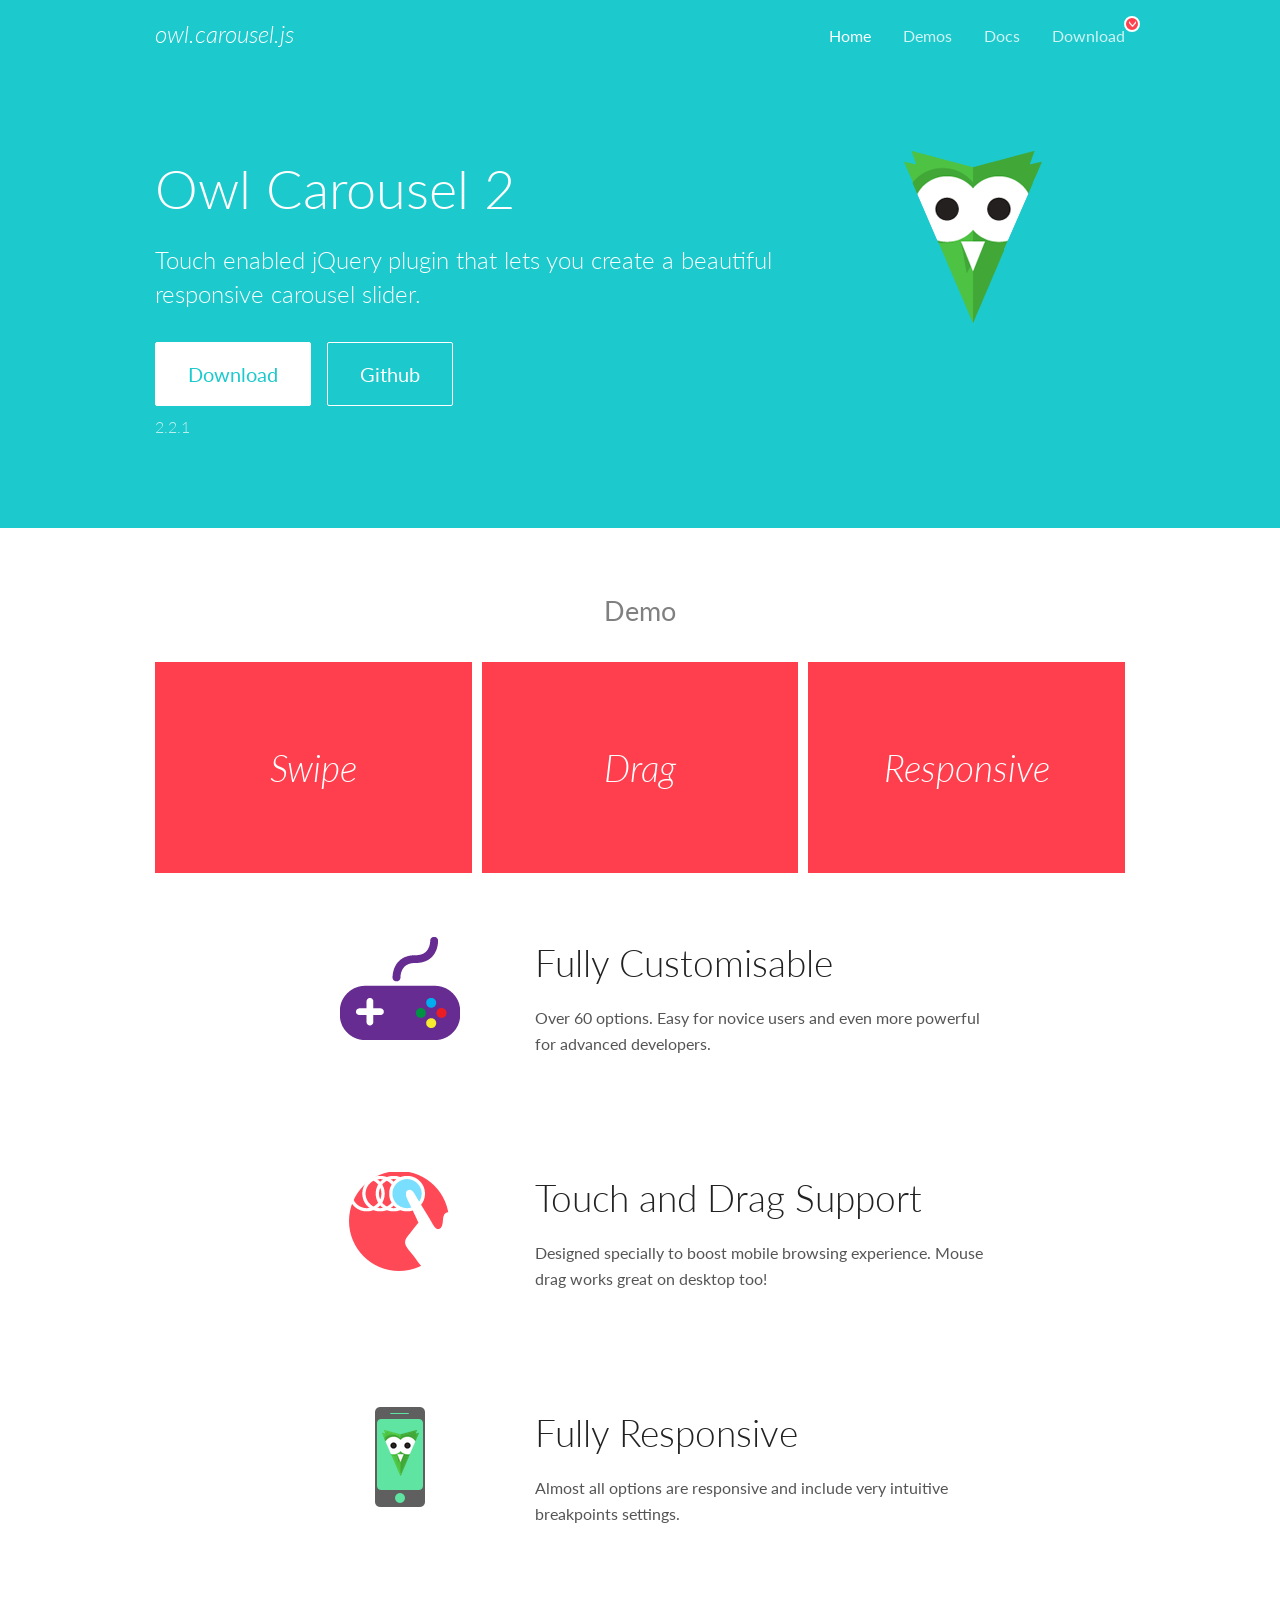
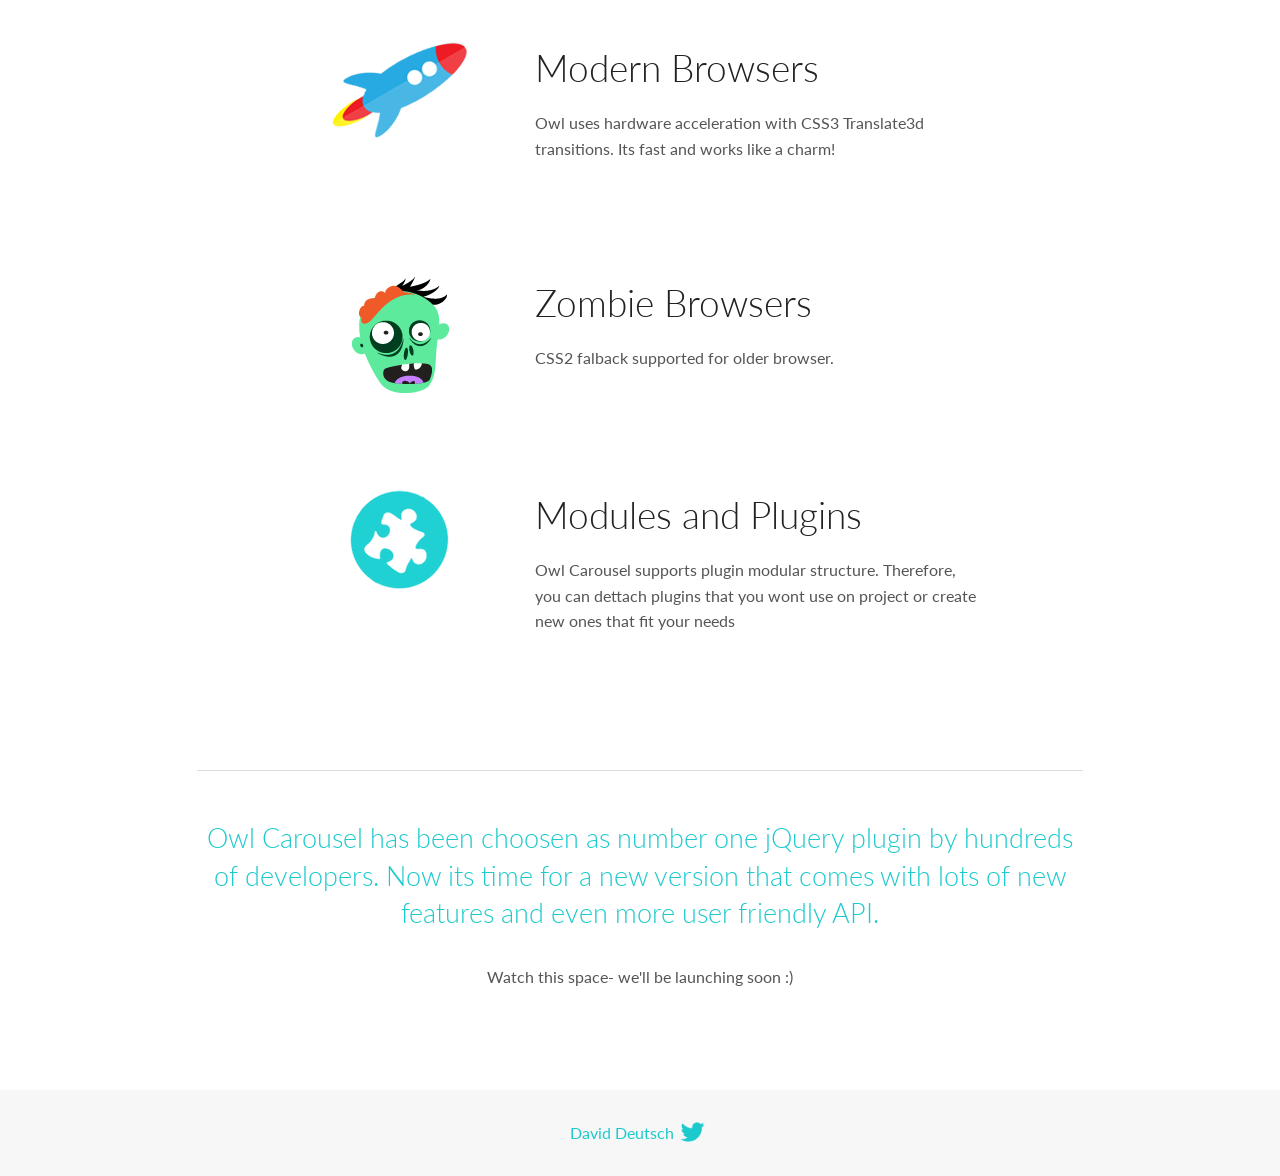
<file: lib/owlcarousel/docs/index.html>
<!DOCTYPE html>
<html lang="en">
  <head>

    <!-- head -->
    <meta charset="utf-8">
    <meta name="msapplication-tap-highlight" content="no" />
    <meta name="viewport" content="width=device-width, initial-scale=1.0" />
    <meta name="description" content="Touch enabled jQuery plugin that lets you create beautiful responsive carousel slider.">
    <meta name="author" content="David Deutsch">
    <title>
      Home | Owl Carousel | 2.2.1
    </title>

    <!-- Stylesheets -->
    <link href='https://fonts.googleapis.com/css?family=Lato:300,400,700,400italic,300italic' rel='stylesheet' type='text/css'>
    <link rel="stylesheet" href="assets/css/docs.theme.min.css">

    <!-- Owl Stylesheets -->
    <link rel="stylesheet" href="assets/owlcarousel/assets/owl.carousel.min.css">
    <link rel="stylesheet" href="assets/owlcarousel/assets/owl.theme.default.min.css">

    <!-- HTML5 shim and Respond.js IE8 support of HTML5 elements and media queries -->

    <!--[if lt IE 9]>
      <script src="https://oss.maxcdn.com/libs/html5shiv/3.7.0/html5shiv.js"></script>
      <script src="https://oss.maxcdn.com/libs/respond.js/1.3.0/respond.min.js"></script>
    <![endif]-->

    <!-- Favicons -->
    <link rel="apple-touch-icon-precomposed" sizes="144x144" href="assets/ico/apple-touch-icon-144-precomposed.png">
    <link rel="shortcut icon" href="assets/ico/favicon.png">
    <link rel="shortcut icon" href="favicon.ico">

    <!-- Yeah i know js should not be in header. Its required for demos.-->

    <!-- javascript -->
    <script src="assets/vendors/jquery.min.js"></script>
    <script src="assets/owlcarousel/owl.carousel.js"></script>
  </head>
  <body>

    <!-- header -->
    <header class="header">
      <div class="row">
        <div class="large-12 columns">
          <div class="brand left">
            <h3>
              <a href="/OwlCarousel2/">owl.carousel.js</a> 
            </h3>
          </div>
          <a id="toggle-nav" class="right">
            <span></span> <span></span> <span></span> 
          </a> 
          <div class="nav-bar">
            <ul class="clearfix">
              <li class="active">
                <a href="/OwlCarousel2/index.html">Home</a> 
              </li>
              <li> <a href="/OwlCarousel2/demos/demos.html">Demos</a>  </li>
              <li> <a href="/OwlCarousel2/docs/started-welcome.html">Docs</a>  </li>
              <li>
                <a href="https://github.com/OwlCarousel2/OwlCarousel2/archive/2.2.1.zip">Download</a> 
                <span class="download"></span> 
              </li>
            </ul>
          </div>
        </div>
      </div>
    </header>

    <!-- home panel -->
    <section id="hero">
      <div class="row">
        <div class="large-8 medium-8 columns">
          <h1>Owl Carousel 2</h1>
          <h4>Touch enabled jQuery plugin that lets you create a beautiful responsive carousel slider.</h4>
          <a href="https://github.com/OwlCarousel2/OwlCarousel2/archive/2.2.1.zip" class="hero-button">Download</a> 
          <a href="https://github.com/OwlCarousel2/OwlCarousel2" class="hero-button outline">Github</a> 
          <p>2.2.1</p>
        </div>
        <div class="large-4 medium-4 columns">
          <img class="owl-logo" src="assets/img/owl-logo.png" alt="mr. Owl">
        </div>
      </div>
    </section>

    <!-- body -->
    <div class="home-demo">
      <div class="row">
        <div class="large-12 columns">
          <h3>Demo</h3>
          <div class="owl-carousel">
            <div class="item">
              <h2>Swipe</h2>
            </div>
            <div class="item">
              <h2>Drag</h2>
            </div>
            <div class="item">
              <h2>Responsive</h2>
            </div>
            <div class="item">
              <h2>CSS3</h2>
            </div>
            <div class="item">
              <h2>Fast</h2>
            </div>
            <div class="item">
              <h2>Easy</h2>
            </div>
            <div class="item">
              <h2>Free</h2>
            </div>
            <div class="item">
              <h2>Upgradable</h2>
            </div>
            <div class="item">
              <h2>Tons of options</h2>
            </div>
            <div class="item">
              <h2>Infinity</h2>
            </div>
            <div class="item">
              <h2>Auto Width</h2>
            </div>
          </div>
        </div>
      </div>
    </div>
    <script>
      var owl = $('.owl-carousel');
      owl.owlCarousel({
        margin: 10,
        loop: true,
        responsive: {
          0: {
            items: 1
          },
          600: {
            items: 2
          },
          1000: {
            items: 3
          }
        }
      })
    </script>

    <!-- features -->
    <div id="features">
      <div class="row">
        <div class="small-12 medium-9 small-centered columns">
          <section class="row feature">
            <div class="medium-4 small-12 columns">
              <img src="assets/img/feature-options.png" alt="">
            </div>
            <div class="medium-8 small-12 columns">
              <h2>Fully Customisable</h2>
              <p>Over 60 options. Easy for novice users and even more powerful for advanced developers.</p>
            </div>
          </section>
          <section class="row feature">
            <div class="medium-4 small-12 columns">
              <img src="assets/img/feature-drag.png" alt="">
            </div>
            <div class="medium-8 small-12 columns">
              <h2>Touch and Drag Support</h2>
              <p>Designed specially to boost mobile browsing experience. Mouse drag works great on desktop too!</p>
            </div>
          </section>
          <section class="row feature">
            <div class="medium-4 small-12 columns">
              <img src="assets/img/feature-responsive.png" alt="">
            </div>
            <div class="medium-8 small-12 columns">
              <h2>Fully Responsive</h2>
              <p>Almost all options are responsive and include very intuitive breakpoints settings.</p>
            </div>
          </section>
          <section class="row feature">
            <div class="medium-4 small-12 columns">
              <img src="assets/img/feature-modern.png" alt="">
            </div>
            <div class="medium-8 small-12 columns">
              <h2>Modern Browsers</h2>
              <p>Owl uses hardware acceleration with CSS3 Translate3d transitions. Its fast and works like a charm! </p>
            </div>
          </section>
          <section class="row feature">
            <div class="medium-4 small-12 columns">
              <img src="assets/img/feature-zombie.png" alt="">
            </div>
            <div class="medium-8 small-12 columns">
              <h2>Zombie Browsers</h2>
              <p>CSS2 falback supported for older browser.</p>
            </div>
          </section>
          <section class="row feature">
            <div class="medium-4 small-12 columns">
              <img src="assets/img/feature-module.png" alt="">
            </div>
            <div class="medium-8 small-12 columns">
              <h2>Modules and Plugins</h2>
              <p>Owl Carousel supports plugin modular structure. Therefore, you can dettach plugins that you wont use on project or create new ones that fit your needs</p>
            </div>
          </section>
        </div>
      </div>
    </div>

    <!-- footer -->
    <section id="teaser-text">
      <div class="row">
        <div class="small-12 medium-11 small-centered columns">
          <hr>
          <h3 id="owl-carousel-has-been-choosen-as-number-one-jquery-plugin-by-hundreds-of-developers-now-its-time-for-a-new-version-that-comes-with-lots-of-new-features-and-even-more-user-friendly-api-">Owl Carousel has been choosen as number one jQuery plugin by hundreds of developers. Now its time for a new version that comes with lots of new features and even more user friendly API.</h3>
          <p>Watch this space- we&#39;ll be launching soon :)</p>
        </div>
      </div>
    </section>

    <!-- footer -->
    <footer class="footer">
      <div class="row">
        <div class="large-12 columns">
          <h5>
            <a href="/OwlCarousel2/docs/support-contact.html">David Deutsch</a> 
            <a id="custom-tweet-button" href="https://twitter.com/share?url=https://github.com/OwlCarousel2/OwlCarousel2&text=Owl Carousel - This is so awesome! " target="_blank"></a> 
          </h5>
        </div>
      </div>
    </footer>

    <!-- vendors -->
    <script src="assets/vendors/highlight.js"></script>
    <script src="assets/js/app.js"></script>
  </body>
</html>
</file>
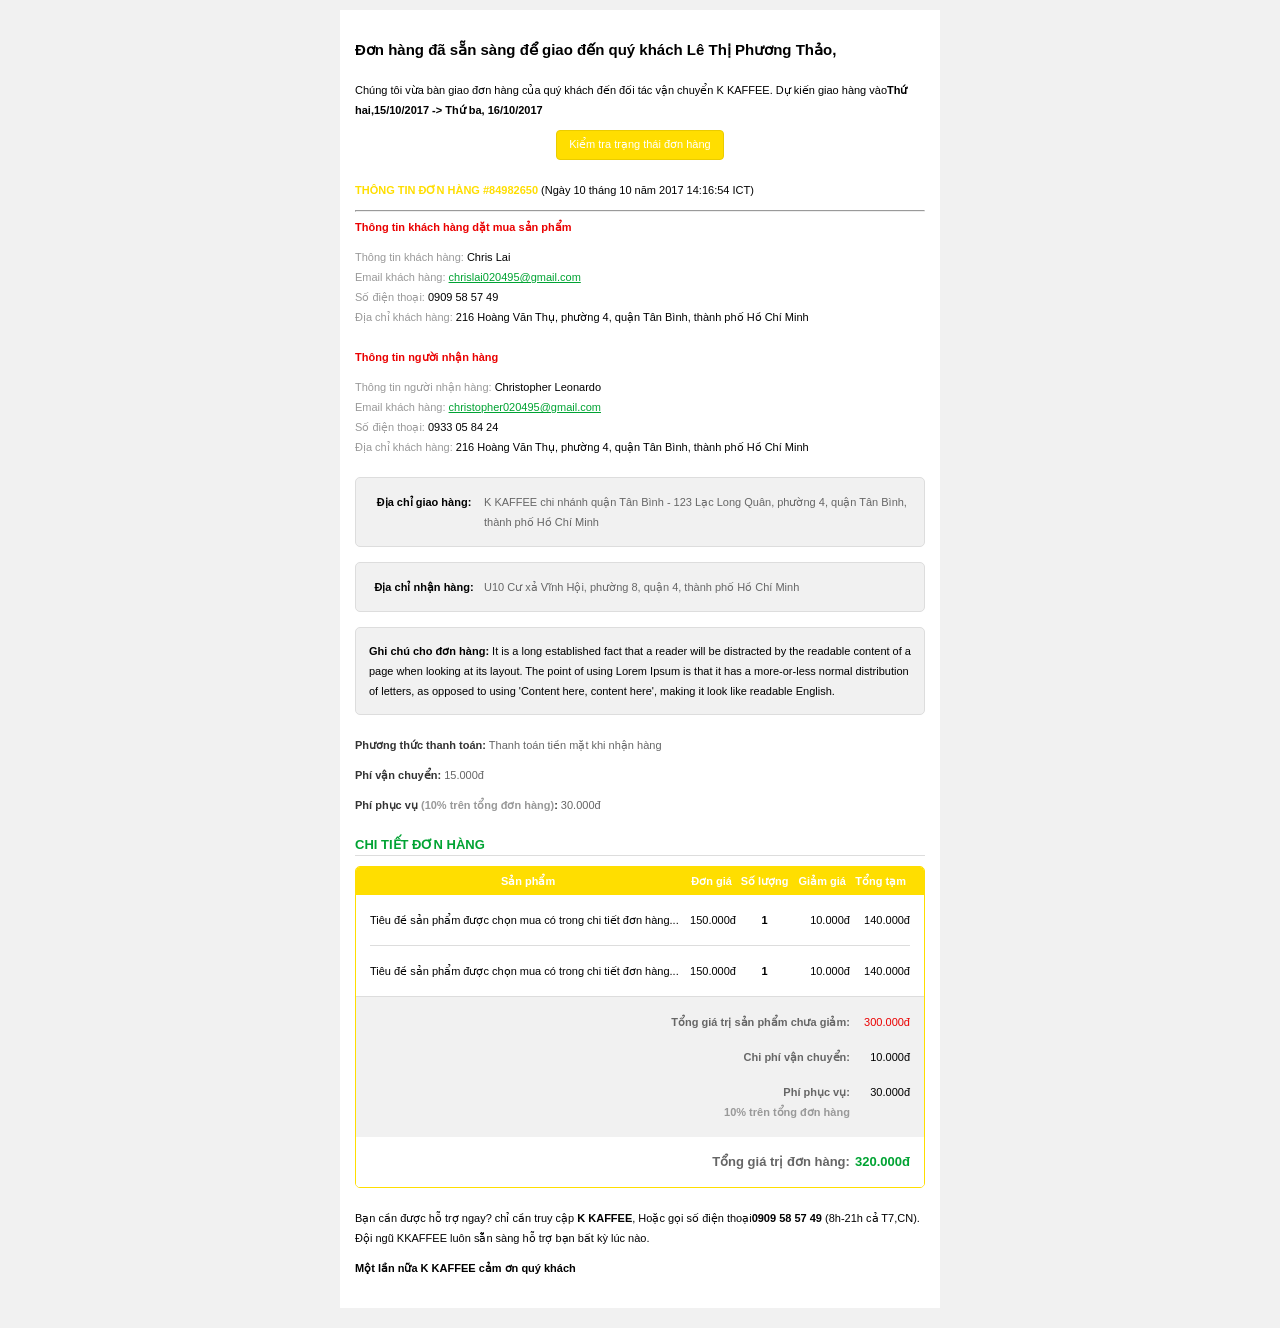
<file: Email-2.html>
<!DOCTYPE html>
<!--
To change this license header, choose License Headers in Project Properties.
To change this template file, choose Tools | Templates
and open the template in the editor.
-->
<html>
    <head>
        <title>Email Thông báo đơn hàng sẵn sàng giao</title>
        <meta charset="UTF-8">
        <meta name="viewport" content="width=device-width, initial-scale=1.0">
        <style type="text/css">
            * {
                -webkit-box-sizing: border-box;
                -moz-box-sizing: border-box;
                box-sizing: border-box;
            }
            p{margin: 0 0 10px;}
            body{font-family: "Tahoma",sans-serif; font-size: 11px;line-height: 20px;background: #f1f1f1;}
            .wrapper{background: #fff;width: 600px;padding: 30px 15px 20px;margin: 10px auto 20px;}
            h1{margin: 0 0 20px;font-size: 15px;}
            .text-ea0000{color: #ea0000;}
            .text-333{color: #333;}
            .text-666{color: #666;}
            .text-999{color: #999;}
            .text-00a333{color: #00a333;}
            .text-ffde00{color: #ffde00;}
            .text-center{text-align: center;}
            .text-right{text-align: right;}
            .marg20{margin-bottom: 20px;}

            table{border-spacing: 0;}

            .well{background: #f1f1f1;padding: 13px;border: 1px solid #ddd;border-radius: 5px;}
            .well+.well{margin-top: 15px;}
            .well table.table{width: 100%;}
            .well table.table th,.well table.table td{vertical-align: top;}
            .well table.table th{width: 110px;}
            .well table.table td{color: #666;padding-left: 5px;}

            h3{margin: 0 0 10px;font-size: 13px;text-transform: uppercase;border-bottom: 1px solid #ddd;}
            .cart-order table{width: 100%;border-radius: 5px;overflow: hidden;border: 1px solid #ffde00;}
            .cart-order table thead th{background: #ffde00;color: #fff;font-weight: bold;padding: 4px;}
            .cart-order table thead th:last-child,.cart-order table thead th:first-child{width: 14px;}
            .cart-order table tbody td{padding: 15px 0;border-bottom: 1px solid #ddd;}
            .cart-order table tbody tr:last-child td{border-bottom: 1px solid #ddd;}
            .cart-order table tbody td:last-child,.cart-order table tbody td:first-child{width: 14px;border-bottom: none;}
            .cart-order table tfoot th,.cart-order table tfoot td{background: #f1f1f1;padding: 15px 0 0;vertical-align: top;}
            .cart-order table tfoot tr.padd15 th,.cart-order table tfoot tr.padd15 td{padding: 15px 0;}
            .cart-order table tfoot tr.total th,.cart-order table tfoot tr.total td{padding: 15px 0; font-size: 13px;font-weight: bold;background: #fff;}

            .btn {
                display: inline-block;
                padding: 6px 12px;
                margin-bottom: 0;
                font-size: 11px;
                font-weight: 400;
                line-height: 1.42857143;
                text-align: center;
                white-space: nowrap;
                vertical-align: middle;
                -ms-touch-action: manipulation;
                touch-action: manipulation;
                cursor: pointer;
                -webkit-user-select: none;
                -moz-user-select: none;
                -ms-user-select: none;
                user-select: none;
                background-image: none;
                border: 1px solid transparent;
                border-radius: 4px;
                text-decoration: none;
            }
            .btn-yellow {
                color: #fff;
                background-color: #ffde00;
                border-color: #eacc00;
            }
            .btn-yellow:hover{
                background: #e3c816;
            }
        </style>
    </head>
    <body>
        <div class="wrapper">
            <header>
                <h1>Đơn hàng đã sẵn sàng để giao đến quý khách Lê Thị Phương Thảo,</h1>
                <p>Chúng tôi vừa bàn giao đơn hàng của quý khách đến đối tác vận chuyển K KAFFEE. Dự kiến giao hàng vào<b>Thứ hai,15/10/2017 -> Thứ ba, 16/10/2017</b></p>
                <div class="text-center marg20">
                    <div class="text-center"><a href="#" target="_blank" class="btn btn-yellow">Kiểm tra trạng thái đơn hàng</a></div>
                </div>
            </header>
            <article>
                <section>
                    <p><b class="text-ffde00">THÔNG TIN ĐƠN HÀNG #84982650</b> (Ngày 10 tháng 10 năm 2017 14:16:54 ICT)</p>
                    <hr/>
                    <p class="text-ea0000"><b>Thông tin khách hàng dặt mua sản phẩm</b></p>
                    <p class="marg20">
                        <span class="text-999">Thông tin khách hàng:</span> Chris Lai<br/>
                        <span class="text-999">Email khách hàng:</span> <a href="#" class="text-00a333">chrislai020495@gmail.com</a><br/>
                        <span class="text-999">Số điện thoại:</span> 0909 58 57 49<br/>
                        <span class="text-999">Địa chỉ khách hàng:</span> 216 Hoàng Văn Thụ, phường 4, quận Tân Bình, thành phố Hồ Chí Minh
                    </p>
                    <p class="text-ea0000"><b>Thông tin người nhận hàng</b></p>
                    <p class="marg20">
                        <span class="text-999">Thông tin người nhận hàng:</span> Christopher Leonardo<br/>
                        <span class="text-999">Email khách hàng:</span> <a href="#" class="text-00a333"> christopher020495@gmail.com</a><br/>
                        <span class="text-999">Số điện thoại:</span> 0933 05 84 24<br/>
                        <span class="text-999">Địa chỉ khách hàng:</span> 216 Hoàng Văn Thụ, phường 4, quận Tân Bình, thành phố Hồ Chí Minh
                    </p>
                    <div class="well">
                        <table class="table">
                            <tr>
                                <th>Địa chỉ giao hàng:</th>
                                <td>K KAFFEE chi nhánh quận Tân Bình - 123 Lạc Long Quân, phường 4, quận Tân Bình, thành phố Hồ Chí Minh</td>
                            </tr>
                        </table>
                    </div>
                    <div class="well">
                        <table class="table">
                            <tr>
                                <th>Địa chỉ nhận hàng:</th>
                                <td>U10 Cư xả Vĩnh Hội, phường 8, quận 4, thành phố Hồ Chí Minh</td>
                            </tr>
                        </table>
                    </div>
                    <div class="well marg20">
                        <b>Ghi chú cho đơn hàng:</b> It is a long established fact that a reader will be distracted by the readable content of a page when looking at its layout. The point of using Lorem Ipsum is that it has a more-or-less normal distribution of letters, as opposed to using 'Content here, content here', making it look like readable English.
                    </div>
                    <p class="text-666"><b class="text-333">Phương thức thanh toán:</b> Thanh toán tiền mặt khi nhận hàng</p>
                    <p class="text-666"><b class="text-333">Phí vận chuyển:</b> 15.000đ </p>
                    <p class="text-666 marg20"><b class="text-333">Phí phục vụ <span class="text-999">(10% trên tổng đơn hàng)</span>:</b> 30.000đ</p>
                    <h3 class="text-00a333">CHI TIẾT ĐƠN HÀNG</h3>
                    <div class="cart-order marg20">
                        <table class="table marg20">
                            <thead>
                                <tr>
                                    <th></th>
                                    <th>Sản phẩm</th>
                                    <th class="text-right">Đơn giá</th>
                                    <th class="text-center">Số lượng</th>
                                    <th class="text-right">Giảm giá</th>
                                    <th class="text-right">Tổng tạm</th>
                                    <th></th>
                                </tr>
                            </thead>
                            <tbody>
                                <tr>
                                    <td></td>
                                    <td>Tiêu đề sản phẩm được chọn mua có trong chi tiết đơn hàng...</td>
                                    <td class="text-right">150.000đ</td>
                                    <td class="text-center"><b>1</b></td>
                                    <td class="text-right">10.000đ</td>
                                    <td class="text-right">140.000đ</td>
                                    <td></td>
                                </tr>
                                <tr>
                                    <td></td>
                                    <td>Tiêu đề sản phẩm được chọn mua có trong chi tiết đơn hàng...</td>
                                    <td class="text-right">150.000đ</td>
                                    <td class="text-center"><b>1</b></td>
                                    <td class="text-right">10.000đ</td>
                                    <td class="text-right">140.000đ</td>
                                    <td></td>
                                </tr>
                            </tbody>
                            <tfoot>
                                <tr>
                                    <th class="text-right text-666" colspan="5">Tổng giá trị sản phẩm chưa giảm:</th>
                                    <td class="text-right text-ea0000">300.000đ</td>
                                    <td></td>
                                </tr>
                                <tr>
                                    <th class="text-right text-666" colspan="5">Chi phí vận chuyển:</th>
                                    <td class="text-right">10.000đ</td>
                                    <td></td>
                                </tr>
                                <tr class="padd15">
                                    <th class="text-right text-666" colspan="5">Phí phục vụ:<br/><span class="text-999">10% trên tổng đơn hàng</span></th>
                                    <td class="text-right">30.000đ</td>
                                    <td></td>
                                </tr>
                                <tr class="total">
                                    <th class="text-right text-666" colspan="5">Tổng giá trị đơn hàng:</th>
                                    <td class="text-right text-00a333">320.000đ</td>
                                    <td></td>
                                </tr>
                            </tfoot>
                        </table>
                        
                    </div>
                </section>
            </article>
            <footer>
                <p>Bạn cần được hỗ trợ ngay? chỉ cần truy cập <b>K KAFFEE</b>, Hoặc gọi số điện thoại<b>0909 58 57 49</b> (8h-21h cả T7,CN). Đội ngũ KKAFFEE luôn sẵn sàng hỗ trợ bạn bất kỳ lúc nào.</p>
                <p><b>Một lần nữa K KAFFEE cảm ơn quý khách</b></p>
            </footer>
        </div>
    </body>
</html>
</file>
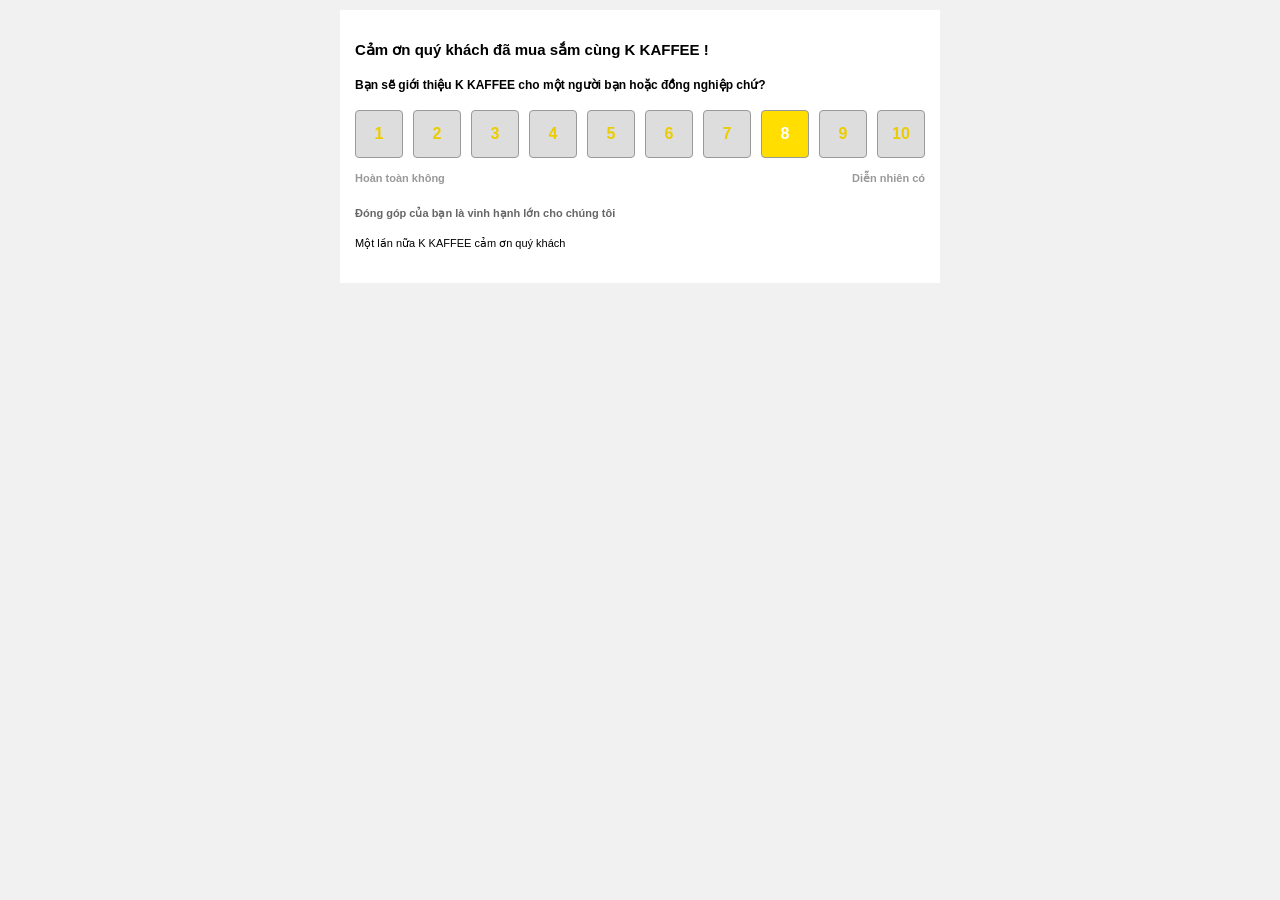
<file: Email-3.html>
<!DOCTYPE html>
<!--
To change this license header, choose License Headers in Project Properties.
To change this template file, choose Tools | Templates
and open the template in the editor.
-->
<html>
    <head>
        <title>Email xác nhận</title>
        <meta charset="UTF-8">
        <meta name="viewport" content="width=device-width, initial-scale=1.0">
        <style type="text/css">
            * {
                -webkit-box-sizing: border-box;
                -moz-box-sizing: border-box;
                box-sizing: border-box;
            }
            p{margin: 0 0 10px;}
            body{font-family: "Tahoma",sans-serif; font-size: 11px;line-height: 20px;background: #f1f1f1;}
            .wrapper{background: #fff;width: 600px;padding: 30px 15px 20px;margin: 10px auto 20px;}
            h1{margin: 0 0 15px;font-size: 15px;}
            .text-ea0000{color: #ea0000;}
            .text-333{color: #333;}
            .text-666{color: #666;}
            .text-999{color: #999;}
            .text-00a333{color: #00a333;}
            .text-center{text-align: center;}
            .text-right{text-align: right;}
            .marg20{margin-bottom: 20px;}

            h4{font-size: 12px;margin: 0 0 15px;}
            .danh-gia{
                overflow: hidden;
            }
            .danh-gia a{
                background: #ddd;
                color: #eacc00;
                display: block;
                float: left;
                border: 1px solid #999;
                width: 48px;
                text-align: center;
                padding: 13px 0;
                border-radius: 4px;
                font-weight: bold;
                font-size: 16px;
                margin-bottom: 10px;
                text-decoration: none;
            }
            .danh-gia a:hover,.danh-gia a.active{
                text-decoration: none;
                color: #fff;
                background: #ffde00;
            }
            .pull-left{float: left;}
            .pull-right{float: right;}
            .moc{overflow: hidden;margin-bottom: 15px;}
            .danh-gia a+a{
                margin-left: 10px;
            }
        </style>
    </head>
    <body>
        <div class="wrapper">
            <header>
                <h1>Cảm ơn quý khách đã mua sắm cùng K KAFFEE !</h1>
                <h4><b>Bạn sẽ giới thiệu K KAFFEE cho một người bạn hoặc đồng nghiệp chứ?</b></h4>
            </header>
            <article>
                <section>
                    <div class="danh-gia">
                        <a href="javascript:void(0)">1</a>
                        <a href="javascript:void(0)">2</a>
                        <a href="javascript:void(0)">3</a>
                        <a href="javascript:void(0)">4</a>
                        <a href="javascript:void(0)">5</a>
                        <a href="javascript:void(0)">6</a>
                        <a href="javascript:void(0)">7</a>
                        <a class="active" href="javascript:void(0)">8</a>
                        <a href="javascript:void(0)">9</a>
                        <a href="javascript:void(0)">10</a>
                    </div>
                    <div class="moc">
                        <a class="pull-left text-999"><b>Hoàn toàn không</b></a>
                        <a class="pull-right text-999"><b>Diễn nhiên có</b></a>
                    </div>
                </section>
            </article>
            <footer>
                <p><b class="text-666">Đóng góp của bạn là vinh hạnh lớn cho chúng tôi</b></p>
                <p>Một lần nữa K KAFFEE cảm ơn quý khách</p>
            </footer>
        </div>
    </body>
</html>
</file>
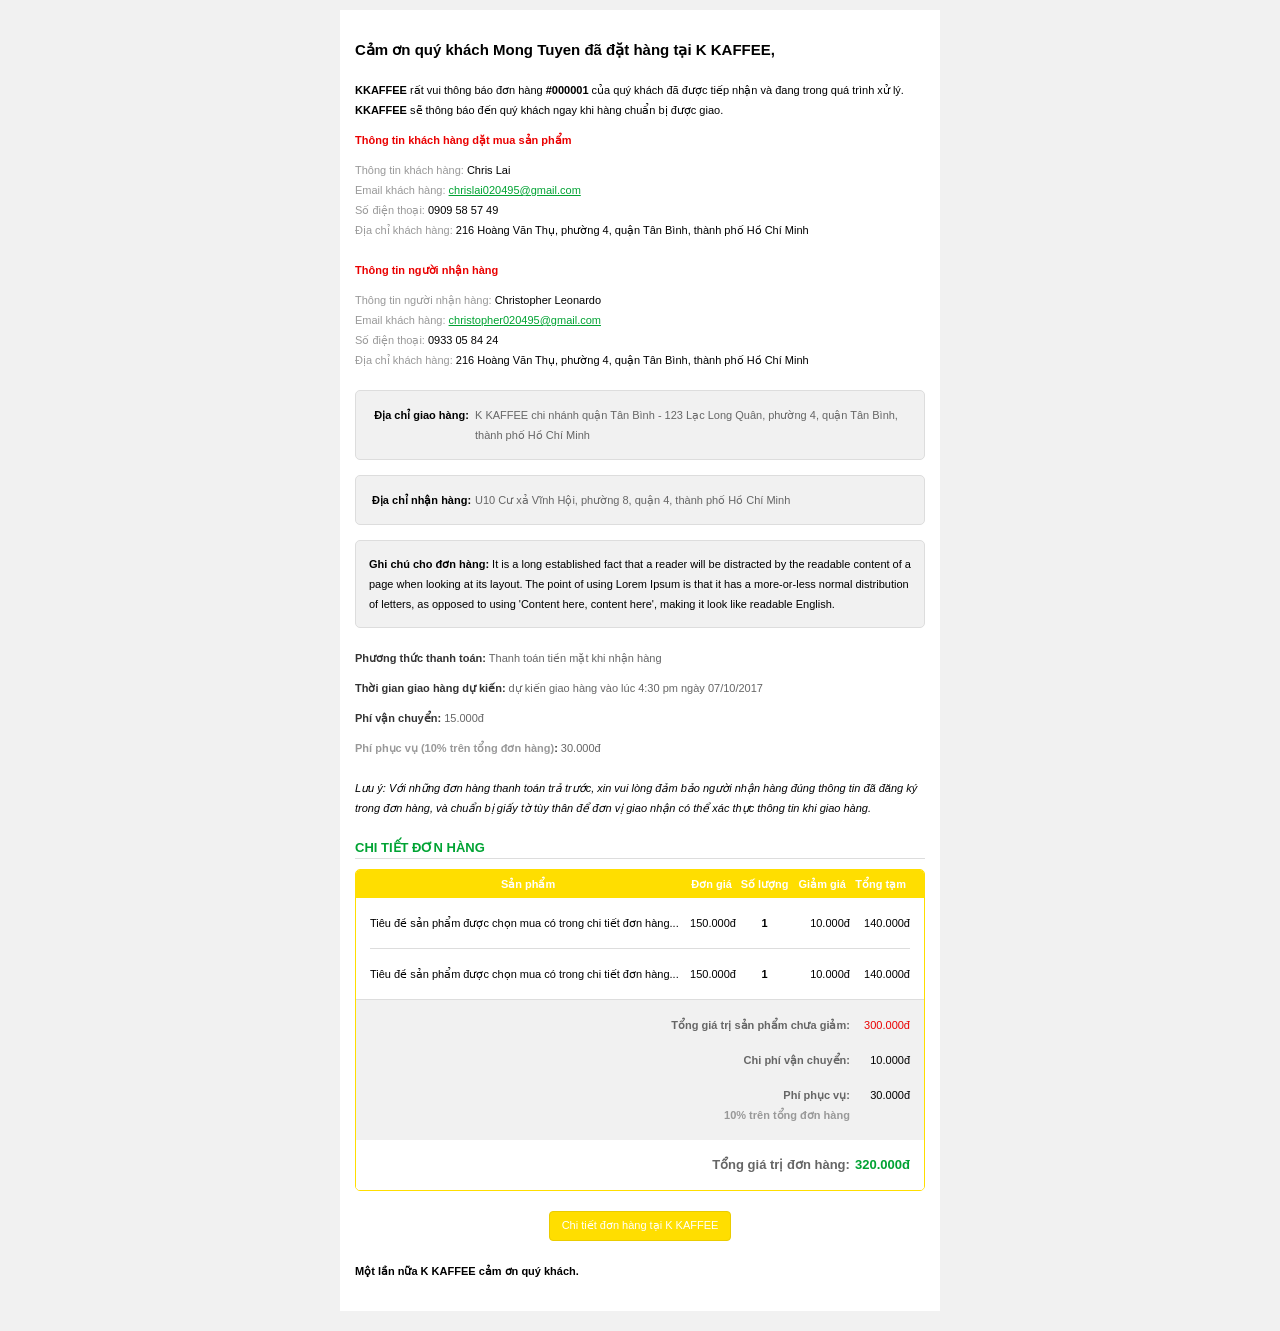
<file: Email.html>
<!DOCTYPE html>
<!--
To change this license header, choose License Headers in Project Properties.
To change this template file, choose Tools | Templates
and open the template in the editor.
-->
<html>
    <head>
        <title>Email xác nhận</title>
        <meta charset="UTF-8">
        <meta name="viewport" content="width=device-width, initial-scale=1.0">
        <style type="text/css">
            * {
                -webkit-box-sizing: border-box;
                -moz-box-sizing: border-box;
                box-sizing: border-box;
            }
            p{margin: 0 0 10px;}
            body{font-family: "Tahoma",sans-serif; font-size: 11px;line-height: 20px;background: #f1f1f1;}
            .wrapper{background: #fff;width: 600px;padding: 30px 15px 20px;margin: 10px auto 20px;}
            h1{margin: 0 0 20px;font-size: 15px;}
            .text-ea0000{color: #ea0000;}
            .text-333{color: #333;}
            .text-666{color: #666;}
            .text-999{color: #999;}
            .text-00a333{color: #00a333;}
            .text-center{text-align: center;}
            .text-right{text-align: right;}
            .marg20{margin-bottom: 20px;}

            table{border-spacing: 0;}

            .well{background: #f1f1f1;padding: 13px;border: 1px solid #ddd;border-radius: 5px;}
            .well+.well{margin-top: 15px;}
            .well table.table{width: 100%;}
            .well table.table th,.well table.table td{vertical-align: top;}
            .well table.table th{width: 105px;}
            .well table.table td{color: #666;}

            h3{margin: 0 0 10px;font-size: 13px;text-transform: uppercase;border-bottom: 1px solid #ddd;}
            .cart-order table{width: 100%;border-radius: 5px;overflow: hidden;border: 1px solid #ffde00;}
            .cart-order table thead th{background: #ffde00;color: #fff;font-weight: bold;padding: 4px;}
            .cart-order table thead th:last-child,.cart-order table thead th:first-child{width: 14px;}
            .cart-order table tbody td{padding: 15px 0;border-bottom: 1px solid #ddd;}
            .cart-order table tbody tr:last-child td{border-bottom: 1px solid #ddd;}
            .cart-order table tbody td:last-child,.cart-order table tbody td:first-child{width: 14px;border-bottom: none;}
            .cart-order table tfoot th,.cart-order table tfoot td{background: #f1f1f1;padding: 15px 0 0;vertical-align: top;}
            .cart-order table tfoot tr.padd15 th,.cart-order table tfoot tr.padd15 td{padding: 15px 0;}
            .cart-order table tfoot tr.total th,.cart-order table tfoot tr.total td{padding: 15px 0; font-size: 13px;font-weight: bold;background: #fff;}

            .btn {
                display: inline-block;
                padding: 6px 12px;
                margin-bottom: 0;
                font-size: 11px;
                font-weight: 400;
                line-height: 1.42857143;
                text-align: center;
                white-space: nowrap;
                vertical-align: middle;
                -ms-touch-action: manipulation;
                touch-action: manipulation;
                cursor: pointer;
                -webkit-user-select: none;
                -moz-user-select: none;
                -ms-user-select: none;
                user-select: none;
                background-image: none;
                border: 1px solid transparent;
                border-radius: 4px;
                text-decoration: none;
            }
            .btn-yellow {
                color: #fff;
                background-color: #ffde00;
                border-color: #eacc00;
            }
            .btn-yellow:hover{
                background: #e3c816;
            }
        </style>
    </head>
    <body>
        <div class="wrapper">
            <header>
                <h1>Cảm ơn quý khách Mong Tuyen đã đặt hàng tại K KAFFEE,</h1>
                <p><b>KKAFFEE</b> rất vui thông báo đơn hàng <b>#000001</b> của quý khách đã được tiếp nhận và đang trong quá trình xử lý. <b>KKAFFEE</b> sẽ thông báo đến quý khách ngay khi hàng chuẩn bị được giao.</p>
            </header>
            <article>
                <section>
                    <p class="text-ea0000"><b>Thông tin khách hàng dặt mua sản phẩm</b></p>
                    <p class="marg20">
                        <span class="text-999">Thông tin khách hàng:</span> Chris Lai<br/>
                        <span class="text-999">Email khách hàng:</span> <a href="#" class="text-00a333">chrislai020495@gmail.com</a><br/>
                        <span class="text-999">Số điện thoại:</span> 0909 58 57 49<br/>
                        <span class="text-999">Địa chỉ khách hàng:</span> 216 Hoàng Văn Thụ, phường 4, quận Tân Bình, thành phố Hồ Chí Minh
                    </p>
                    <p class="text-ea0000"><b>Thông tin người nhận hàng</b></p>
                    <p class="marg20">
                        <span class="text-999">Thông tin người nhận hàng:</span> Christopher Leonardo<br/>
                        <span class="text-999">Email khách hàng:</span> <a href="#" class="text-00a333"> christopher020495@gmail.com</a><br/>
                        <span class="text-999">Số điện thoại:</span> 0933 05 84 24<br/>
                        <span class="text-999">Địa chỉ khách hàng:</span> 216 Hoàng Văn Thụ, phường 4, quận Tân Bình, thành phố Hồ Chí Minh
                    </p>
                    <div class="well">
                        <table class="table">
                            <tr>
                                <th>Địa chỉ giao hàng:</th>
                                <td>K KAFFEE chi nhánh quận Tân Bình - 123 Lạc Long Quân, phường 4, quận Tân Bình, thành phố Hồ Chí Minh</td>
                            </tr>
                        </table>
                    </div>
                    <div class="well">
                        <table class="table">
                            <tr>
                                <th>Địa chỉ nhận hàng:</th>
                                <td>U10 Cư xả Vĩnh Hội, phường 8, quận 4, thành phố Hồ Chí Minh</td>
                            </tr>
                        </table>
                    </div>
                    <div class="well marg20">
                        <b>Ghi chú cho đơn hàng:</b> It is a long established fact that a reader will be distracted by the readable content of a page when looking at its layout. The point of using Lorem Ipsum is that it has a more-or-less normal distribution of letters, as opposed to using 'Content here, content here', making it look like readable English.
                    </div>
                    <p class="text-666"><b class="text-333">Phương thức thanh toán:</b> Thanh toán tiền mặt khi nhận hàng</p>
                    <p class="text-666"><b class="text-333">Thời gian giao hàng dự kiến:</b> dự kiến giao hàng vào lúc 4:30 pm ngày 07/10/2017</p>
                    <p class="text-666"><b class="text-333">Phí vận chuyển:</b> 15.000đ </p>
                    <p class="text-666 marg20"><b class="text-333"><span class="text-999">Phí phục vụ (10% trên tổng đơn hàng)</span>:</b> 30.000đ</p>
                    <div class="marg20"><i>Lưu ý: Với những đơn hàng thanh toán trả trước, xin vui lòng đảm bảo người nhận hàng đúng thông tin đã đăng ký trong đơn hàng, và chuẩn bị giấy tờ tùy thân để đơn vị giao nhận có thể xác thực thông tin khi giao hàng.</i></div>
                    <h3 class="text-00a333">CHI TIẾT ĐƠN HÀNG</h3>
                    <div class="cart-order marg20">
                        <table class="table marg20">
                            <thead>
                                <tr>
                                    <th></th>
                                    <th>Sản phẩm</th>
                                    <th class="text-right">Đơn giá</th>
                                    <th class="text-center">Số lượng</th>
                                    <th class="text-right">Giảm giá</th>
                                    <th class="text-right">Tổng tạm</th>
                                    <th></th>
                                </tr>
                            </thead>
                            <tbody>
                                <tr>
                                    <td></td>
                                    <td>Tiêu đề sản phẩm được chọn mua có trong chi tiết đơn hàng...</td>
                                    <td class="text-right">150.000đ</td>
                                    <td class="text-center"><b>1</b></td>
                                    <td class="text-right">10.000đ</td>
                                    <td class="text-right">140.000đ</td>
                                    <td></td>
                                </tr>
                                <tr>
                                    <td></td>
                                    <td>Tiêu đề sản phẩm được chọn mua có trong chi tiết đơn hàng...</td>
                                    <td class="text-right">150.000đ</td>
                                    <td class="text-center"><b>1</b></td>
                                    <td class="text-right">10.000đ</td>
                                    <td class="text-right">140.000đ</td>
                                    <td></td>
                                </tr>
                            </tbody>
                            <tfoot>
                                <tr>
                                    <th class="text-right text-666" colspan="5">Tổng giá trị sản phẩm chưa giảm:</th>
                                    <td class="text-right text-ea0000">300.000đ</td>
                                    <td></td>
                                </tr>
                                <tr>
                                    <th class="text-right text-666" colspan="5">Chi phí vận chuyển:</th>
                                    <td class="text-right">10.000đ</td>
                                    <td></td>
                                </tr>
                                <tr class="padd15">
                                    <th class="text-right text-666" colspan="5">Phí phục vụ:<br/><span class="text-999">10% trên tổng đơn hàng</span></th>
                                    <td class="text-right">30.000đ</td>
                                    <td></td>
                                </tr>
                                <tr class="total">
                                    <th class="text-right text-666" colspan="5">Tổng giá trị đơn hàng:</th>
                                    <td class="text-right text-00a333">320.000đ</td>
                                    <td></td>
                                </tr>
                            </tfoot>
                        </table>
                        <div class="text-center"><a href="#" target="_blank" class="btn btn-yellow">Chi tiết đơn hàng tại K KAFFEE</a></div>
                    </div>
                </section>
            </article>
            <footer>
                <p><b>Một lần nữa K KAFFEE cảm ơn quý khách.</b></p>
            </footer>
        </div>
    </body>
</html>
</file>
